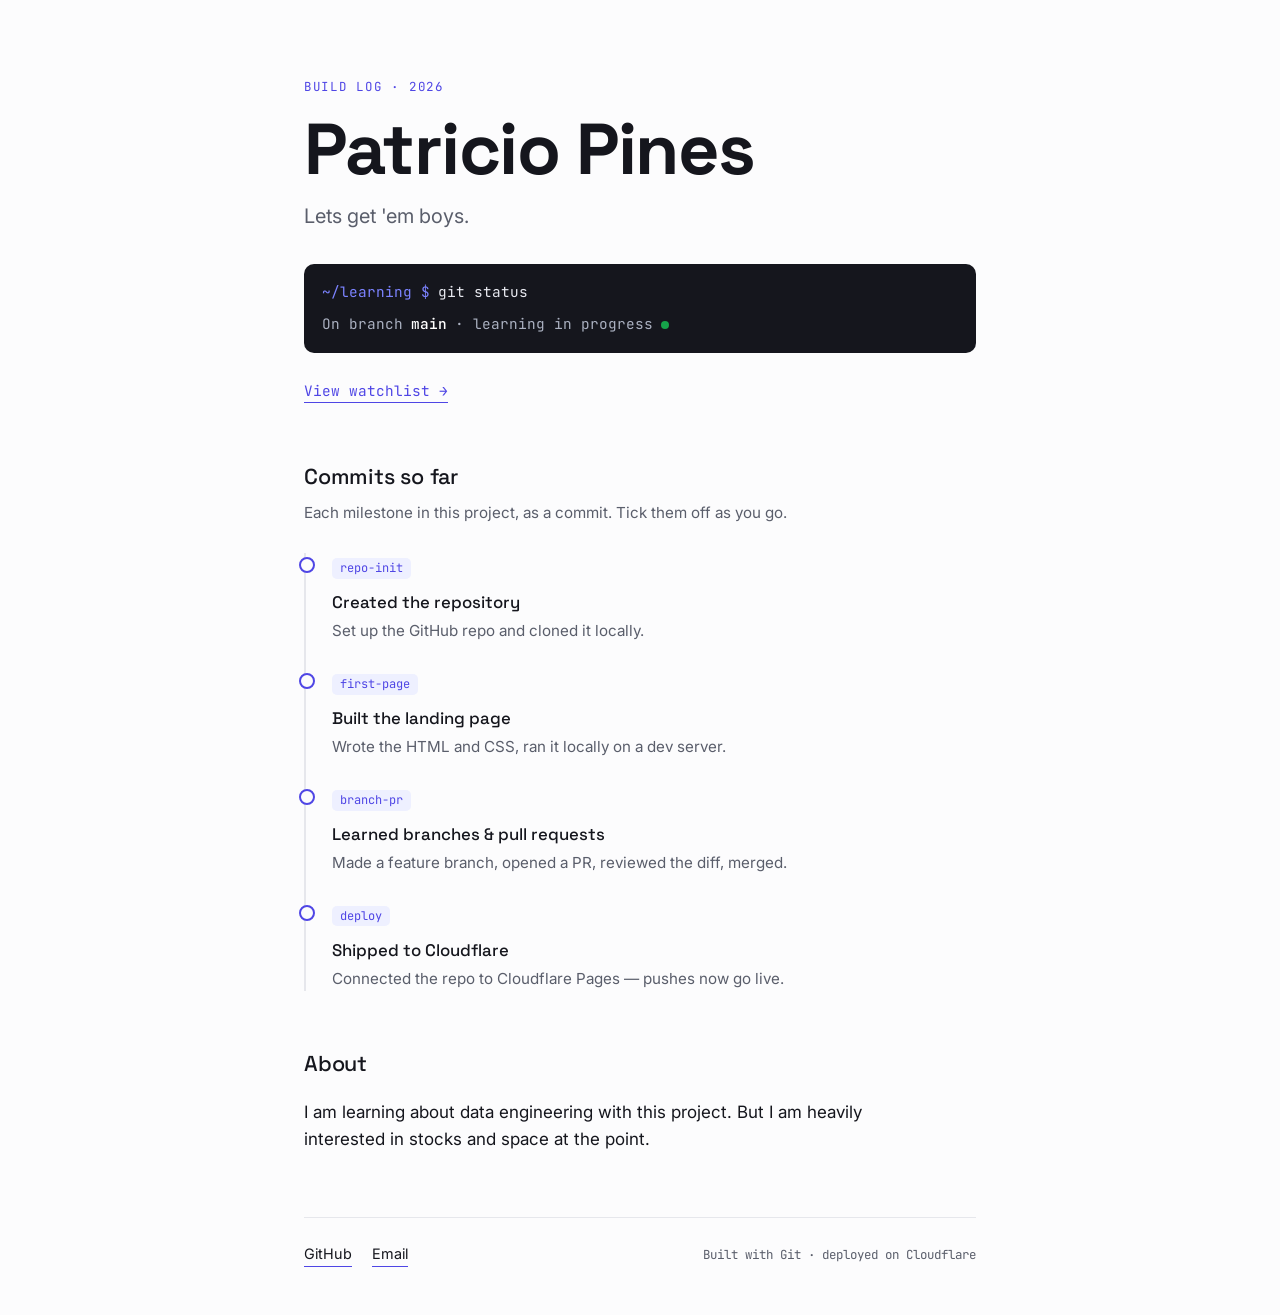
<file: index.html>
<!DOCTYPE html>
<html lang="en">
<head>
  <meta charset="UTF-8" />
  <meta name="viewport" content="width=device-width, initial-scale=1.0" />
  <!-- EDIT ME: change this title to your name -->
  <title>Patricio Pines — Build Log</title>
  <link rel="preconnect" href="https://fonts.googleapis.com" />
  <link rel="preconnect" href="https://fonts.gstatic.com" crossorigin />
  <link href="https://fonts.googleapis.com/css2?family=Space+Grotesk:wght@400;500;700&family=Inter:wght@400;500&family=JetBrains+Mono:wght@400;500&display=swap" rel="stylesheet" />
  <link rel="stylesheet" href="style.css" />
</head>
<body>
  <main class="page">

    <!-- ============ HERO ============ -->
    <header class="hero">
      <p class="eyebrow">Build Log · 2026</p>
      <!-- EDIT ME: your name -->
      <h1 class="name">Patricio Pines</h1>
      <!-- EDIT ME: your one-line thesis -->
      <p class="thesis">Lets get 'em boys.</p>

      <div class="terminal" role="img" aria-label="A terminal showing git status: on branch main, learning in progress">
        <span class="prompt">~/learning $</span>
        <span class="cmd">git status</span>
        <span class="out">On branch <strong>main</strong> · learning in progress
          <span class="dot" aria-hidden="true"></span>
        </span>
      </div>
	<nav class="hero-nav">
         <a href="watchlist.html" class="hero-nav-link">View watchlist →</a>
      	</nav>
    </header>

    <!-- ============ BUILD LOG (the signature element) ============ -->
    <section class="log" aria-labelledby="log-heading">
      <h2 id="log-heading" class="section-title">Commits so far</h2>
      <p class="section-note">Each milestone in this project, as a commit. Tick them off as you go.</p>

      <ol class="commits">
        <li class="commit">
          <span class="hash">repo-init</span>
          <div class="commit-body">
            <h3>Created the repository</h3>
            <p>Set up the GitHub repo and cloned it locally.</p>
          </div>
        </li>
        <li class="commit">
          <span class="hash">first-page</span>
          <div class="commit-body">
            <h3>Built the landing page</h3>
            <p>Wrote the HTML and CSS, ran it locally on a dev server.</p>
          </div>
        </li>
        <li class="commit">
          <span class="hash">branch-pr</span>
          <div class="commit-body">
            <h3>Learned branches &amp; pull requests</h3>
            <p>Made a feature branch, opened a PR, reviewed the diff, merged.</p>
          </div>
        </li>
        <li class="commit">
          <span class="hash">deploy</span>
          <div class="commit-body">
            <h3>Shipped to Cloudflare</h3>
            <p>Connected the repo to Cloudflare Pages — pushes now go live.</p>
          </div>
        </li>
      </ol>
    </section>

    <!-- ============ ABOUT ============ -->
    <section class="about" aria-labelledby="about-heading">
      <h2 id="about-heading" class="section-title">About</h2>
      <!-- EDIT ME: write a couple of sentences about yourself -->
      <p class="prose">
        I am learning about data engineering with this project. But I am heavily interested in stocks and space at the point. 
      </p>
    </section>

    <footer class="foot">
      <!-- EDIT ME: add your real links -->
      <a href="https://github.com/mrpines612" class="foot-link">GitHub</a>
      <a href="mailto:patricioppines@gmail.com" class="foot-link">Email</a>
      <span class="foot-meta">Built with Git · deployed on Cloudflare</span>
    </footer>

  </main>
</body>
</html>
</file>
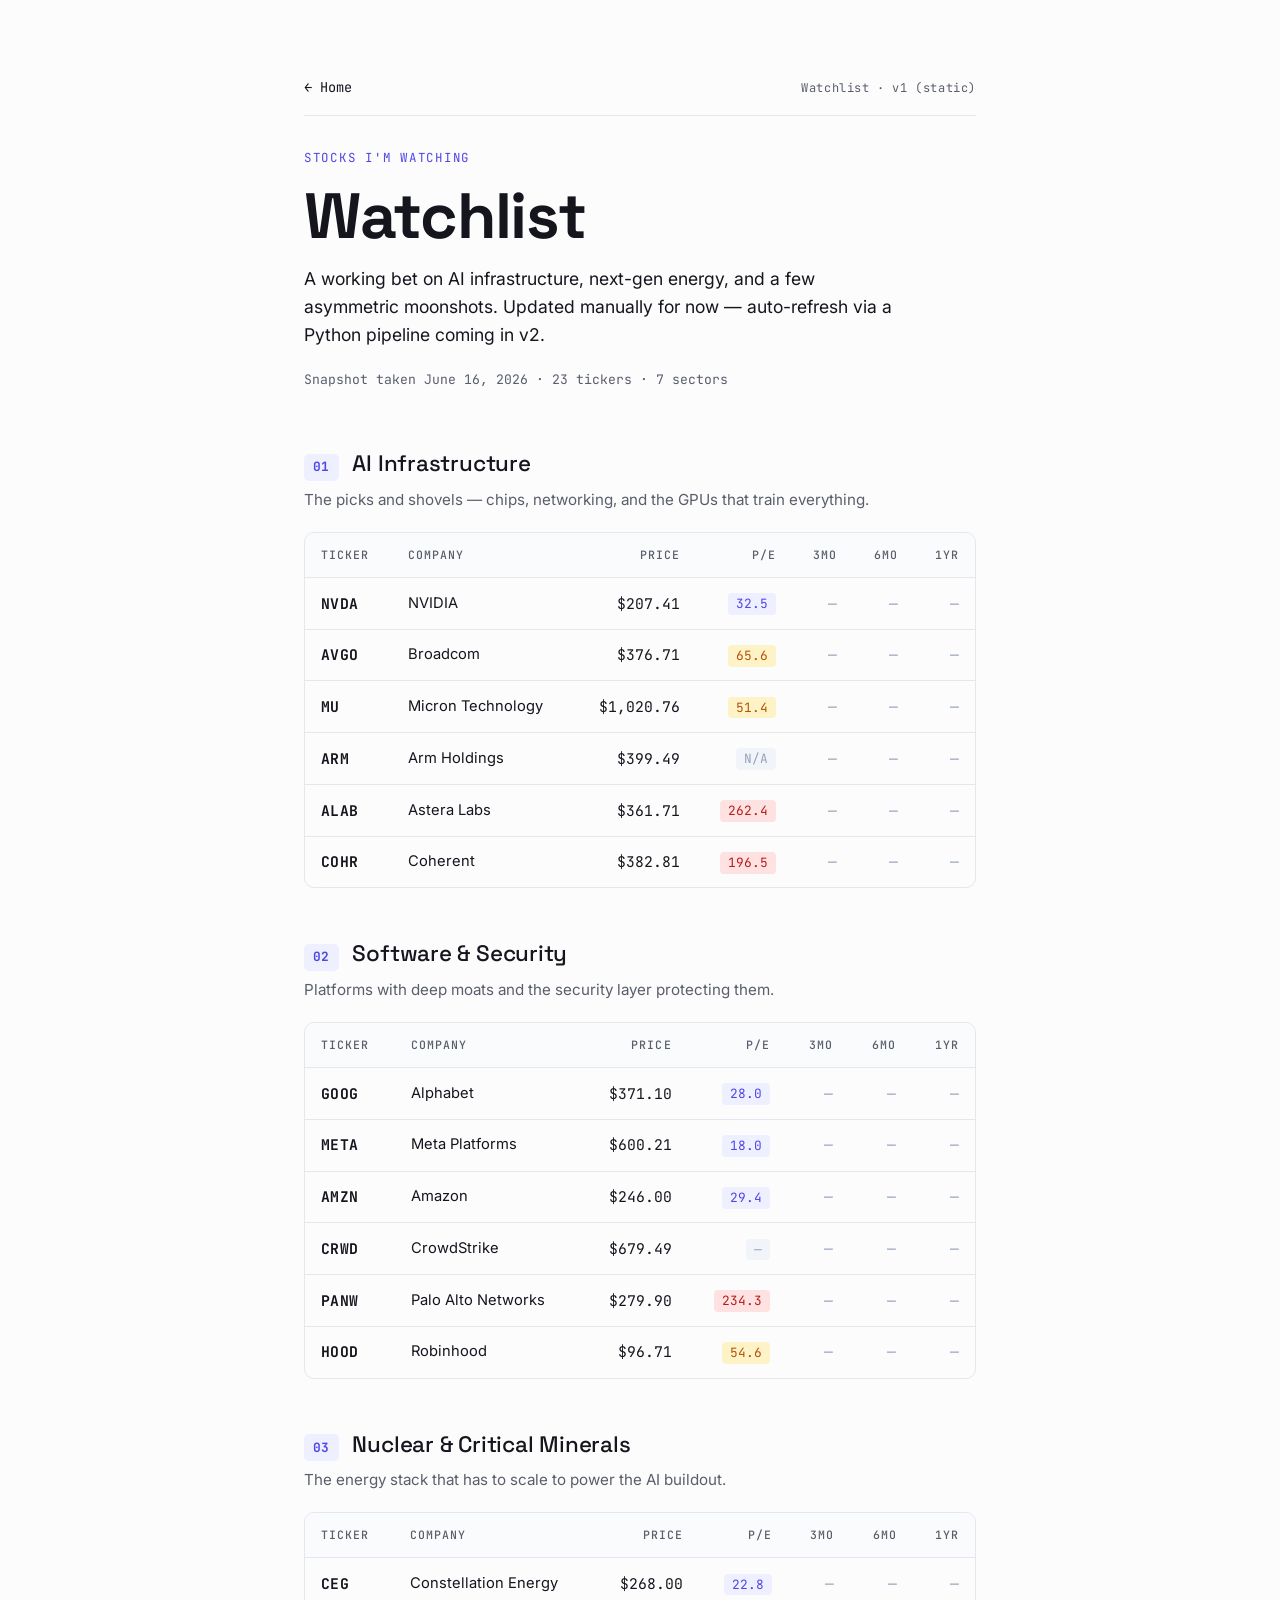
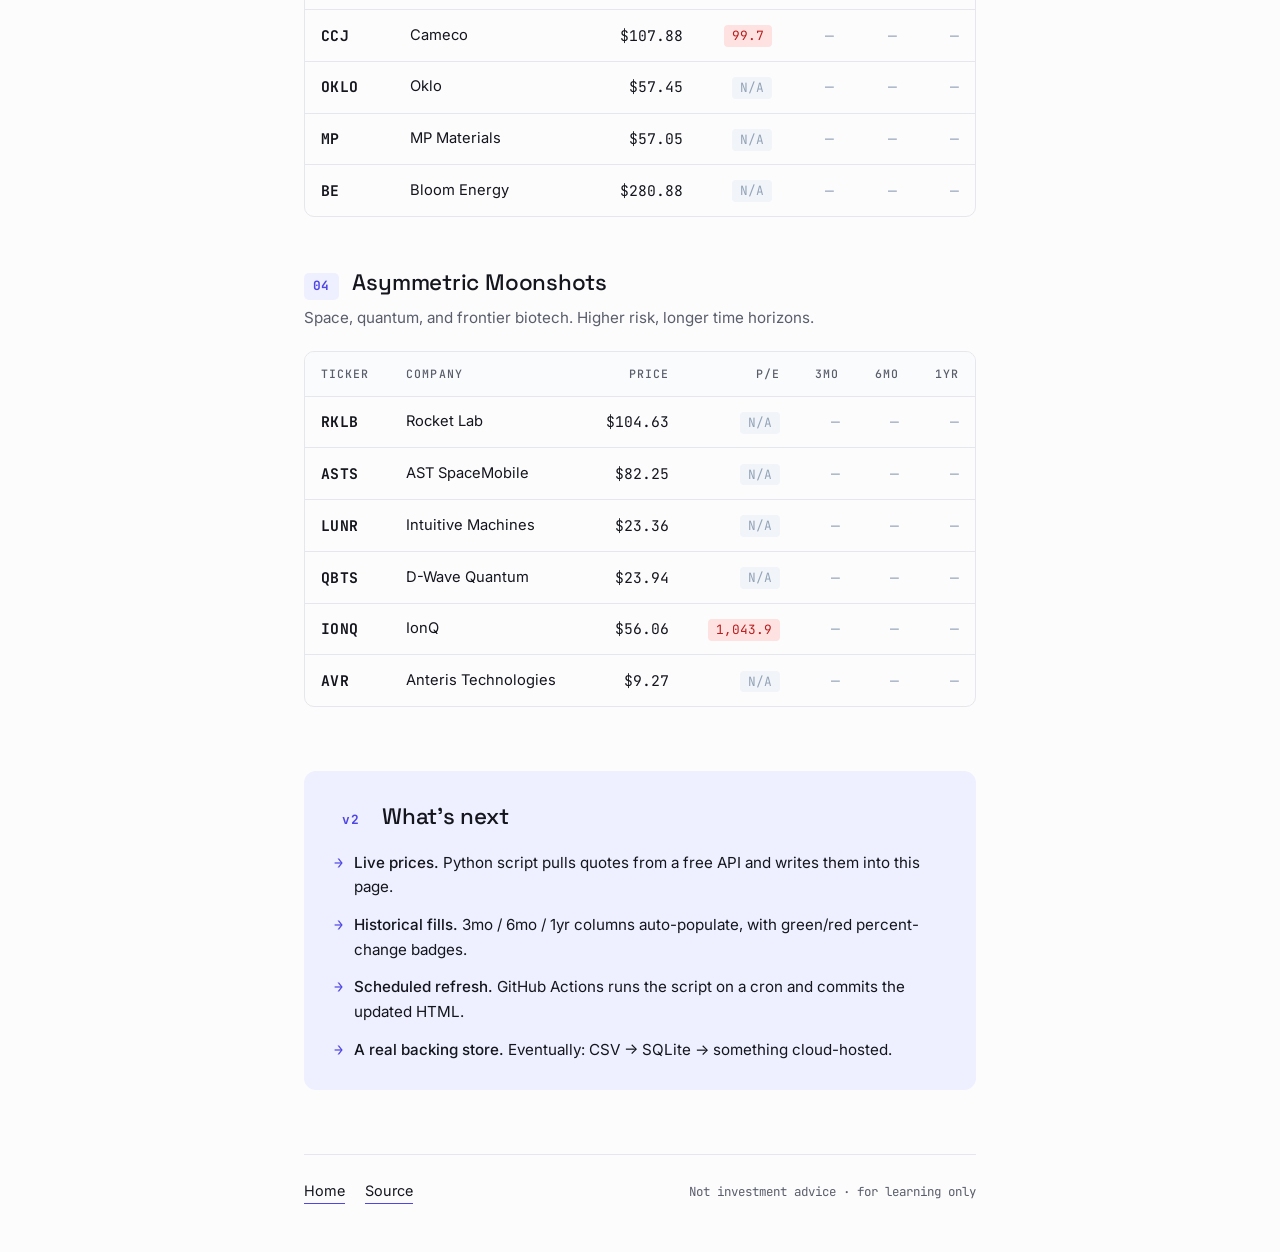
<file: watchlist.html>
<!DOCTYPE html>
<html lang="en">
<head>
  <meta charset="UTF-8" />
  <meta name="viewport" content="width=device-width, initial-scale=1.0" />
  <title>Watchlist — Your Name</title>
  <link rel="preconnect" href="https://fonts.googleapis.com" />
  <link rel="preconnect" href="https://fonts.gstatic.com" crossorigin />
  <link href="https://fonts.googleapis.com/css2?family=Space+Grotesk:wght@400;500;700&family=Inter:wght@400;500&family=JetBrains+Mono:wght@400;500;700&display=swap" rel="stylesheet" />
  <link rel="stylesheet" href="style.css" />
  <link rel="stylesheet" href="watchlist.css" />
</head>
<body>
  <main class="page">

    <nav class="topnav">
      <a href="index.html" class="topnav-link">← Home</a>
      <span class="topnav-meta">Watchlist · v1 (static)</span>
    </nav>

    <header class="wl-hero">
      <p class="eyebrow">Stocks I'm Watching</p>
      <h1 class="wl-title">Watchlist</h1>
      <p class="wl-thesis">
        A working bet on AI infrastructure, next-gen energy, and a few asymmetric
        moonshots. Updated manually for now — auto-refresh via a Python pipeline
        coming in v2.
      </p>
      <p class="wl-meta">
        <!-- EDIT ME: bump this whenever you refresh the numbers -->
        Snapshot taken <time datetime="2026-06-16">June 16, 2026</time>
        · 23 tickers · 7 sectors
      </p>
    </header>

    <!-- ============ THESIS GROUPS ============ -->

    <section class="cluster" aria-labelledby="ai-infra-heading">
      <h2 id="ai-infra-heading" class="cluster-title">
        <span class="cluster-num">01</span> AI Infrastructure
      </h2>
      <p class="cluster-note">The picks and shovels — chips, networking, and the GPUs that train everything.</p>
      <div class="table-wrap">
        <table class="wl-table">
          <thead>
            <tr>
              <th>Ticker</th><th>Company</th><th class="num">Price</th><th class="num">P/E</th><th class="num hist">3mo</th><th class="num hist">6mo</th><th class="num hist">1yr</th>
            </tr>
          </thead>
          <tbody>
            <tr><td class="tk">NVDA</td><td>NVIDIA</td><td class="num">$207.41</td><td class="num"><span class="pe">32.5</span></td><td class="num hist">—</td><td class="num hist">—</td><td class="num hist">—</td></tr>
            <tr><td class="tk">AVGO</td><td>Broadcom</td><td class="num">$376.71</td><td class="num"><span class="pe pe-hot">65.6</span></td><td class="num hist">—</td><td class="num hist">—</td><td class="num hist">—</td></tr>
            <tr><td class="tk">MU</td><td>Micron Technology</td><td class="num">$1,020.76</td><td class="num"><span class="pe pe-hot">51.4</span></td><td class="num hist">—</td><td class="num hist">—</td><td class="num hist">—</td></tr>
            <tr><td class="tk">ARM</td><td>Arm Holdings</td><td class="num">$399.49</td><td class="num"><span class="pe pe-na">N/A</span></td><td class="num hist">—</td><td class="num hist">—</td><td class="num hist">—</td></tr>
            <tr><td class="tk">ALAB</td><td>Astera Labs</td><td class="num">$361.71</td><td class="num"><span class="pe pe-extreme">262.4</span></td><td class="num hist">—</td><td class="num hist">—</td><td class="num hist">—</td></tr>
            <tr><td class="tk">COHR</td><td>Coherent</td><td class="num">$382.81</td><td class="num"><span class="pe pe-extreme">196.5</span></td><td class="num hist">—</td><td class="num hist">—</td><td class="num hist">—</td></tr>
          </tbody>
        </table>
      </div>
    </section>

    <section class="cluster" aria-labelledby="software-heading">
      <h2 id="software-heading" class="cluster-title">
        <span class="cluster-num">02</span> Software &amp; Security
      </h2>
      <p class="cluster-note">Platforms with deep moats and the security layer protecting them.</p>
      <div class="table-wrap">
        <table class="wl-table">
          <thead>
            <tr>
              <th>Ticker</th><th>Company</th><th class="num">Price</th><th class="num">P/E</th><th class="num hist">3mo</th><th class="num hist">6mo</th><th class="num hist">1yr</th>
            </tr>
          </thead>
          <tbody>
            <tr><td class="tk">GOOG</td><td>Alphabet</td><td class="num">$371.10</td><td class="num"><span class="pe">28.0</span></td><td class="num hist">—</td><td class="num hist">—</td><td class="num hist">—</td></tr>
            <tr><td class="tk">META</td><td>Meta Platforms</td><td class="num">$600.21</td><td class="num"><span class="pe">18.0</span></td><td class="num hist">—</td><td class="num hist">—</td><td class="num hist">—</td></tr>
            <tr><td class="tk">AMZN</td><td>Amazon</td><td class="num">$246.00</td><td class="num"><span class="pe">29.4</span></td><td class="num hist">—</td><td class="num hist">—</td><td class="num hist">—</td></tr>
            <tr><td class="tk">CRWD</td><td>CrowdStrike</td><td class="num">$679.49</td><td class="num"><span class="pe pe-na">—</span></td><td class="num hist">—</td><td class="num hist">—</td><td class="num hist">—</td></tr>
            <tr><td class="tk">PANW</td><td>Palo Alto Networks</td><td class="num">$279.90</td><td class="num"><span class="pe pe-extreme">234.3</span></td><td class="num hist">—</td><td class="num hist">—</td><td class="num hist">—</td></tr>
            <tr><td class="tk">HOOD</td><td>Robinhood</td><td class="num">$96.71</td><td class="num"><span class="pe pe-hot">54.6</span></td><td class="num hist">—</td><td class="num hist">—</td><td class="num hist">—</td></tr>
          </tbody>
        </table>
      </div>
    </section>

    <section class="cluster" aria-labelledby="energy-heading">
      <h2 id="energy-heading" class="cluster-title">
        <span class="cluster-num">03</span> Nuclear &amp; Critical Minerals
      </h2>
      <p class="cluster-note">The energy stack that has to scale to power the AI buildout.</p>
      <div class="table-wrap">
        <table class="wl-table">
          <thead>
            <tr>
              <th>Ticker</th><th>Company</th><th class="num">Price</th><th class="num">P/E</th><th class="num hist">3mo</th><th class="num hist">6mo</th><th class="num hist">1yr</th>
            </tr>
          </thead>
          <tbody>
            <tr><td class="tk">CEG</td><td>Constellation Energy</td><td class="num">$268.00</td><td class="num"><span class="pe">22.8</span></td><td class="num hist">—</td><td class="num hist">—</td><td class="num hist">—</td></tr>
            <tr><td class="tk">CCJ</td><td>Cameco</td><td class="num">$107.88</td><td class="num"><span class="pe pe-extreme">99.7</span></td><td class="num hist">—</td><td class="num hist">—</td><td class="num hist">—</td></tr>
            <tr><td class="tk">OKLO</td><td>Oklo</td><td class="num">$57.45</td><td class="num"><span class="pe pe-na">N/A</span></td><td class="num hist">—</td><td class="num hist">—</td><td class="num hist">—</td></tr>
            <tr><td class="tk">MP</td><td>MP Materials</td><td class="num">$57.05</td><td class="num"><span class="pe pe-na">N/A</span></td><td class="num hist">—</td><td class="num hist">—</td><td class="num hist">—</td></tr>
            <tr><td class="tk">BE</td><td>Bloom Energy</td><td class="num">$280.88</td><td class="num"><span class="pe pe-na">N/A</span></td><td class="num hist">—</td><td class="num hist">—</td><td class="num hist">—</td></tr>
          </tbody>
        </table>
      </div>
    </section>

    <section class="cluster" aria-labelledby="moonshots-heading">
      <h2 id="moonshots-heading" class="cluster-title">
        <span class="cluster-num">04</span> Asymmetric Moonshots
      </h2>
      <p class="cluster-note">Space, quantum, and frontier biotech. Higher risk, longer time horizons.</p>
      <div class="table-wrap">
        <table class="wl-table">
          <thead>
            <tr>
              <th>Ticker</th><th>Company</th><th class="num">Price</th><th class="num">P/E</th><th class="num hist">3mo</th><th class="num hist">6mo</th><th class="num hist">1yr</th>
            </tr>
          </thead>
          <tbody>
            <tr><td class="tk">RKLB</td><td>Rocket Lab</td><td class="num">$104.63</td><td class="num"><span class="pe pe-na">N/A</span></td><td class="num hist">—</td><td class="num hist">—</td><td class="num hist">—</td></tr>
            <tr><td class="tk">ASTS</td><td>AST SpaceMobile</td><td class="num">$82.25</td><td class="num"><span class="pe pe-na">N/A</span></td><td class="num hist">—</td><td class="num hist">—</td><td class="num hist">—</td></tr>
            <tr><td class="tk">LUNR</td><td>Intuitive Machines</td><td class="num">$23.36</td><td class="num"><span class="pe pe-na">N/A</span></td><td class="num hist">—</td><td class="num hist">—</td><td class="num hist">—</td></tr>
            <tr><td class="tk">QBTS</td><td>D-Wave Quantum</td><td class="num">$23.94</td><td class="num"><span class="pe pe-na">N/A</span></td><td class="num hist">—</td><td class="num hist">—</td><td class="num hist">—</td></tr>
            <tr><td class="tk">IONQ</td><td>IonQ</td><td class="num">$56.06</td><td class="num"><span class="pe pe-extreme">1,043.9</span></td><td class="num hist">—</td><td class="num hist">—</td><td class="num hist">—</td></tr>
            <tr><td class="tk">AVR</td><td>Anteris Technologies</td><td class="num">$9.27</td><td class="num"><span class="pe pe-na">N/A</span></td><td class="num hist">—</td><td class="num hist">—</td><td class="num hist">—</td></tr>
          </tbody>
        </table>
      </div>
    </section>

    <!-- ============ ROADMAP / FOOTER NOTES ============ -->
    <section class="roadmap">
      <h2 class="cluster-title"><span class="cluster-num">v2</span> What's next</h2>
      <ul class="roadmap-list">
        <li><strong>Live prices.</strong> Python script pulls quotes from a free API and writes them into this page.</li>
        <li><strong>Historical fills.</strong> 3mo / 6mo / 1yr columns auto-populate, with green/red percent-change badges.</li>
        <li><strong>Scheduled refresh.</strong> GitHub Actions runs the script on a cron and commits the updated HTML.</li>
        <li><strong>A real backing store.</strong> Eventually: CSV → SQLite → something cloud-hosted.</li>
      </ul>
    </section>

    <footer class="foot">
      <a href="index.html" class="foot-link">Home</a>
      <a href="https://github.com/mrpines612/learning-site" class="foot-link">Source</a>
      <span class="foot-meta">Not investment advice · for learning only</span>
    </footer>

  </main>
</body>
</html>
</file>
<file: style.css>
/* ============================================================
   Build Log — a personal learning page
   Palette is intentionally cool + technical, with a single
   indigo accent. The "commit log" is the signature element.
   ============================================================ */

:root {
  --paper:      #fcfcfd;
  --ink:        #15161d;
  --muted:      #5a5e6b;
  --line:       #e6e7ec;
  --accent:     #4f46e5;   /* indigo — the one bold colour */
  --accent-soft:#eef0ff;
  --live:       #16a34a;   /* the "in progress" pulse */
  --mono: "JetBrains Mono", ui-monospace, "SF Mono", Menlo, monospace;
  --display: "Space Grotesk", system-ui, sans-serif;
  --body: "Inter", system-ui, -apple-system, sans-serif;
}

* { box-sizing: border-box; }

html { -webkit-text-size-adjust: 100%; }

body {
  margin: 0;
  background: var(--paper);
  color: var(--ink);
  font-family: var(--body);
  line-height: 1.6;
  font-size: 17px;
  -webkit-font-smoothing: antialiased;
}

.page {
  max-width: 720px;
  margin: 0 auto;
  padding: clamp(2.5rem, 6vw, 6rem) 1.5rem 3rem;
}

/* ---------- HERO ---------- */
.eyebrow {
  font-family: var(--mono);
  font-size: 0.78rem;
  letter-spacing: 0.14em;
  text-transform: uppercase;
  color: var(--accent);
  margin: 0 0 1rem;
}

.name {
  font-family: var(--display);
  font-weight: 700;
  font-size: clamp(2.6rem, 9vw, 4.5rem);
  line-height: 1.02;
  letter-spacing: -0.02em;
  margin: 0;
}

.thesis {
  font-size: clamp(1.05rem, 3vw, 1.25rem);
  color: var(--muted);
  margin: 0.85rem 0 2rem;
  max-width: 30ch;
}

/* The terminal status line ties the page to what you're learning */
.terminal {
  font-family: var(--mono);
  font-size: 0.9rem;
  background: var(--ink);
  color: #e7e8ef;
  border-radius: 10px;
  padding: 1rem 1.15rem;
  display: flex;
  flex-wrap: wrap;
  gap: 0.5rem;
  align-items: baseline;
  line-height: 1.7;
}
.prompt { color: #7c83ff; }
.cmd { color: #e7e8ef; }
.out {
  flex-basis: 100%;
  color: #aab0c0;
  display: flex;
  align-items: center;
  gap: 0.5rem;
}
.out strong { color: #fff; font-weight: 500; }

.dot {
  width: 8px; height: 8px;
  border-radius: 50%;
  background: var(--live);
  display: inline-block;
  animation: pulse 2s ease-in-out infinite;
}
@keyframes pulse {
  0%, 100% { opacity: 1; }
  50% { opacity: 0.3; }
}

/* ---------- SECTION SHELL ---------- */
.section-title {
  font-family: var(--display);
  font-weight: 500;
  font-size: 1.35rem;
  letter-spacing: -0.01em;
  margin: 3.5rem 0 0.4rem;
}
.section-note {
  color: var(--muted);
  font-size: 0.95rem;
  margin: 0 0 1.75rem;
}

/* ---------- COMMIT LOG (signature) ---------- */
.commits {
  list-style: none;
  margin: 0;
  padding: 0;
  border-left: 2px solid var(--line);
}
.commit {
  position: relative;
  padding: 0 0 1.6rem 1.6rem;
}
.commit::before {
  content: "";
  position: absolute;
  left: -7px; top: 4px;
  width: 12px; height: 12px;
  border-radius: 50%;
  background: var(--paper);
  border: 2px solid var(--accent);
}
.commit:last-child { padding-bottom: 0; }

.hash {
  font-family: var(--mono);
  font-size: 0.75rem;
  color: var(--accent);
  background: var(--accent-soft);
  padding: 0.15rem 0.5rem;
  border-radius: 5px;
}
.commit-body h3 {
  font-family: var(--display);
  font-weight: 500;
  font-size: 1.05rem;
  margin: 0.55rem 0 0.2rem;
}
.commit-body p {
  margin: 0;
  color: var(--muted);
  font-size: 0.95rem;
}

/* ---------- ABOUT ---------- */
.prose {
  color: var(--ink);
  max-width: 58ch;
}

/* ---------- FOOTER ---------- */
.foot {
  margin-top: 4rem;
  padding-top: 1.5rem;
  border-top: 1px solid var(--line);
  display: flex;
  flex-wrap: wrap;
  gap: 1.25rem;
  align-items: center;
  font-size: 0.9rem;
}
.foot-link {
  color: var(--ink);
  text-decoration: none;
  border-bottom: 1.5px solid var(--accent);
  padding-bottom: 1px;
}
.foot-link:hover { color: var(--accent); }
.foot-meta {
  font-family: var(--mono);
  font-size: 0.78rem;
  color: var(--muted);
  margin-left: auto;
}

/* ---------- ACCESSIBILITY ---------- */
a:focus-visible,
.foot-link:focus-visible {
  outline: 2px solid var(--accent);
  outline-offset: 3px;
  border-radius: 2px;
}

@media (prefers-reduced-motion: reduce) {
  .dot { animation: none; }
}

@media (max-width: 480px) {
  body { font-size: 16px; }
  .foot-meta { margin-left: 0; flex-basis: 100%; }
}
.hero-nav { margin-top: 1.5rem; }
.hero-nav-link {
  font-family: var(--mono);
  font-size: 0.9rem;
  color: var(--accent);
  text-decoration: none;
  border-bottom: 1.5px solid var(--accent);
  padding-bottom: 2px;
}
.hero-nav-link:hover { color: var(--ink); border-color: var(--ink); }
</file>
<file: watchlist.css>
/* ============================================================
   Watchlist page — extends style.css
   The signature here is the cluster-numbered thesis groups and
   the P/E badges that flag valuation extremes at a glance.
   ============================================================ */

:root {
  --pe-warm:    #b45309;   /* 50-100 P/E */
  --pe-warm-bg: #fef3c7;
  --pe-hot:     #b91c1c;   /* 100+ P/E */
  --pe-hot-bg:  #fee2e2;
  --pe-na-fg:   #94a3b8;
  --pe-na-bg:   #f1f5f9;
}

/* ---------- TOP NAV ---------- */
.topnav {
  display: flex;
  justify-content: space-between;
  align-items: baseline;
  margin-bottom: 2rem;
  padding-bottom: 1rem;
  border-bottom: 1px solid var(--line);
}
.topnav-link {
  font-family: var(--mono);
  font-size: 0.85rem;
  color: var(--ink);
  text-decoration: none;
}
.topnav-link:hover { color: var(--accent); }
.topnav-meta {
  font-family: var(--mono);
  font-size: 0.75rem;
  color: var(--muted);
  letter-spacing: 0.05em;
}

/* ---------- HERO ---------- */
.wl-hero { margin-bottom: 3.5rem; }

.wl-title {
  font-family: var(--display);
  font-weight: 700;
  font-size: clamp(2.4rem, 8vw, 4rem);
  line-height: 1.02;
  letter-spacing: -0.02em;
  margin: 0;
}

.wl-thesis {
  font-size: 1.1rem;
  color: var(--ink);
  max-width: 55ch;
  margin: 1rem 0 1.25rem;
}

.wl-meta {
  font-family: var(--mono);
  font-size: 0.82rem;
  color: var(--muted);
  margin: 0;
}

/* ---------- CLUSTER (thesis group) ---------- */
.cluster { margin-bottom: 3rem; }

.cluster-title {
  font-family: var(--display);
  font-weight: 500;
  font-size: 1.4rem;
  letter-spacing: -0.01em;
  margin: 0 0 0.35rem;
  display: flex;
  align-items: baseline;
  gap: 0.85rem;
}

.cluster-num {
  font-family: var(--mono);
  font-size: 0.8rem;
  font-weight: 700;
  color: var(--accent);
  background: var(--accent-soft);
  padding: 0.2rem 0.55rem;
  border-radius: 5px;
  letter-spacing: 0.05em;
}

.cluster-note {
  color: var(--muted);
  font-size: 0.95rem;
  margin: 0 0 1.25rem;
  max-width: 60ch;
}

/* ---------- TABLE ---------- */
.table-wrap {
  overflow-x: auto;          /* horizontal scroll on narrow screens */
  -webkit-overflow-scrolling: touch;
  border: 1px solid var(--line);
  border-radius: 10px;
}

.wl-table {
  width: 100%;
  border-collapse: collapse;
  font-size: 0.92rem;
}

.wl-table thead {
  background: #fafbfd;
}

.wl-table th {
  font-family: var(--mono);
  font-size: 0.72rem;
  font-weight: 500;
  text-transform: uppercase;
  letter-spacing: 0.09em;
  color: var(--muted);
  text-align: left;
  padding: 0.8rem 1rem;
  border-bottom: 1px solid var(--line);
}

.wl-table th.num { text-align: right; }

.wl-table td {
  padding: 0.85rem 1rem;
  border-bottom: 1px solid var(--line);
  vertical-align: middle;
}
.wl-table tbody tr:last-child td { border-bottom: 0; }
.wl-table tbody tr:hover { background: #fafbfd; }

.wl-table td.num {
  text-align: right;
  font-family: var(--mono);
  font-variant-numeric: tabular-nums;
}

.wl-table td.hist {
  color: var(--pe-na-fg);    /* the "—" placeholders fade back */
}

/* Ticker symbol gets the spotlight */
.tk {
  font-family: var(--mono);
  font-weight: 700;
  color: var(--ink);
  letter-spacing: 0.02em;
}

/* ---------- P/E BADGES ---------- */
.pe {
  font-family: var(--mono);
  font-size: 0.8rem;
  padding: 0.15rem 0.5rem;
  border-radius: 4px;
  background: var(--accent-soft);
  color: var(--accent);
}
.pe-hot {
  background: var(--pe-warm-bg);
  color: var(--pe-warm);
}
.pe-extreme {
  background: var(--pe-hot-bg);
  color: var(--pe-hot);
}
.pe-na {
  background: var(--pe-na-bg);
  color: var(--pe-na-fg);
}

/* ---------- ROADMAP ---------- */
.roadmap {
  margin: 4rem 0 2rem;
  padding: 1.75rem 1.85rem;
  background: var(--accent-soft);
  border-radius: 12px;
}
.roadmap .cluster-title { margin-bottom: 1rem; }
.roadmap-list {
  list-style: none;
  margin: 0;
  padding: 0;
  display: grid;
  gap: 0.85rem;
}
.roadmap-list li {
  font-size: 0.95rem;
  color: var(--ink);
  padding-left: 1.3rem;
  position: relative;
}
.roadmap-list li::before {
  content: "→";
  position: absolute;
  left: 0;
  color: var(--accent);
  font-family: var(--mono);
}
.roadmap-list strong {
  font-weight: 500;
  color: var(--ink);
}

/* ---------- MOBILE ---------- */
@media (max-width: 560px) {
  .topnav-meta { display: none; }
  .wl-table { font-size: 0.85rem; }
  .wl-table th, .wl-table td { padding: 0.65rem 0.7rem; }
  .cluster-title { font-size: 1.2rem; }
}
</file>
